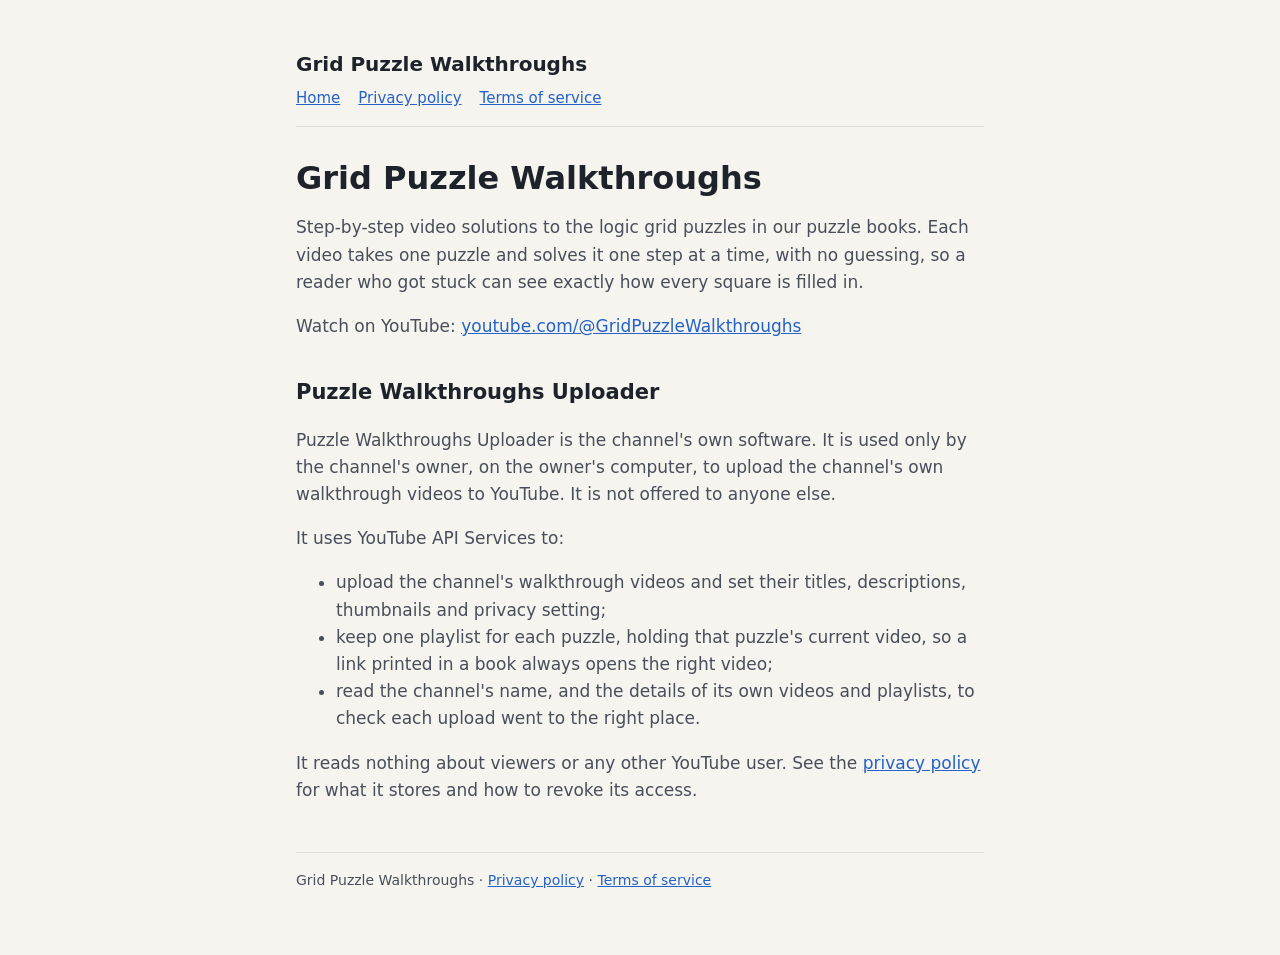
<file: index.html>
<!doctype html>
<html lang="en-GB">
<head>
<meta charset="utf-8">
<meta name="viewport" content="width=device-width, initial-scale=1">
<title>Grid Puzzle Walkthroughs</title>
<meta name="description" content="Step-by-step video solutions to the logic grid puzzles in our puzzle books.">
<link rel="stylesheet" href="style.css">
</head>
<body>
<main>
<header>
  <a class="home" href="./">Grid Puzzle Walkthroughs</a>
  <nav><a href="./">Home</a><a href="privacy.html">Privacy policy</a><a href="terms.html">Terms of service</a></nav>
</header>

<h1>Grid Puzzle Walkthroughs</h1>
<p>Step-by-step video solutions to the logic grid puzzles in our puzzle books.
Each video takes one puzzle and solves it one step at a time, with no guessing,
so a reader who got stuck can see exactly how every square is filled in.</p>
<p>Watch on YouTube:
<a href="https://www.youtube.com/@GridPuzzleWalkthroughs">youtube.com/@GridPuzzleWalkthroughs</a></p>

<h2>Puzzle Walkthroughs Uploader</h2>
<p>Puzzle Walkthroughs Uploader is the channel's own software. It is used only by
the channel's owner, on the owner's computer, to upload the channel's own
walkthrough videos to YouTube. It is not offered to anyone else.</p>
<p>It uses YouTube API Services to:</p>
<ul>
  <li>upload the channel's walkthrough videos and set their titles, descriptions,
      thumbnails and privacy setting;</li>
  <li>keep one playlist for each puzzle, holding that puzzle's current video, so a
      link printed in a book always opens the right video;</li>
  <li>read the channel's name, and the details of its own videos and playlists,
      to check each upload went to the right place.</li>
</ul>
<p>It reads nothing about viewers or any other YouTube user. See the
<a href="privacy.html">privacy policy</a> for what it stores and how to revoke its access.</p>

<footer>Grid Puzzle Walkthroughs · <a href="privacy.html">Privacy policy</a> ·
<a href="terms.html">Terms of service</a></footer>
</main>
</body>
</html>
</file>
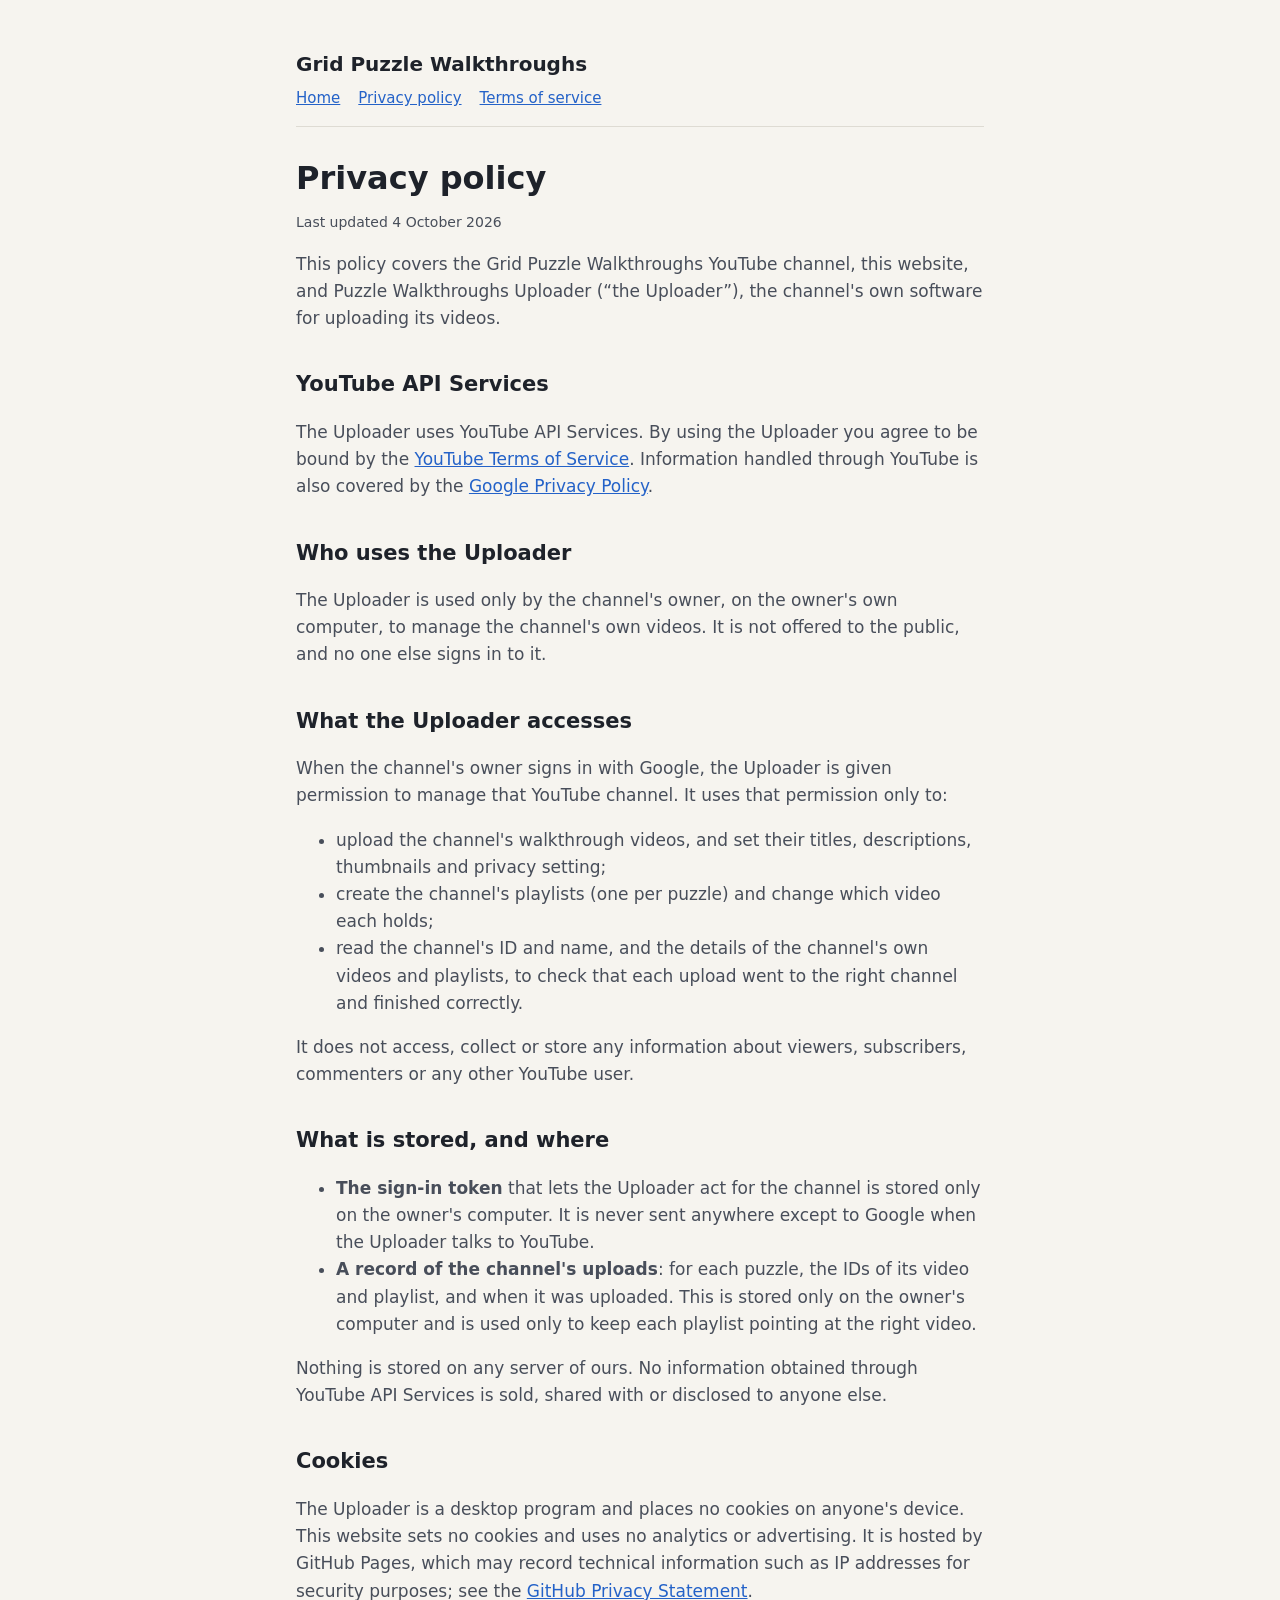
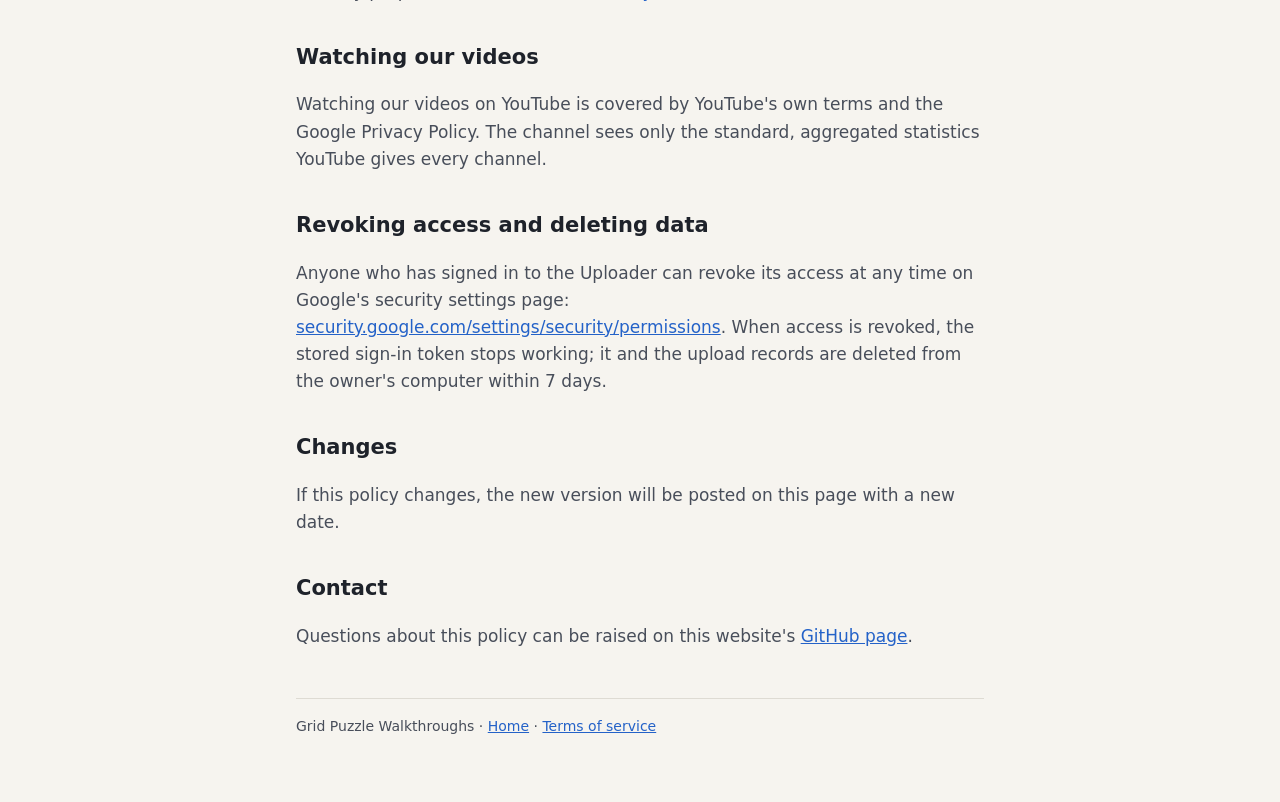
<file: privacy.html>
<!doctype html>
<html lang="en-GB">
<head>
<meta charset="utf-8">
<meta name="viewport" content="width=device-width, initial-scale=1">
<title>Privacy Policy</title>
<meta name="description" content="Privacy policy for Grid Puzzle Walkthroughs and Puzzle Walkthroughs Uploader.">
<link rel="stylesheet" href="style.css">
</head>
<body>
<main>
<header>
  <a class="home" href="./">Grid Puzzle Walkthroughs</a>
  <nav><a href="./">Home</a><a href="privacy.html">Privacy policy</a><a href="terms.html">Terms of service</a></nav>
</header>

<h1>Privacy policy</h1>
<p class="updated">Last updated 4 October 2026</p>

<p>This policy covers the Grid Puzzle Walkthroughs YouTube channel, this website,
and Puzzle Walkthroughs Uploader (“the Uploader”), the channel's own software for
uploading its videos.</p>

<h2>YouTube API Services</h2>
<p>The Uploader uses YouTube API Services. By using the Uploader you agree to be
bound by the <a href="https://www.youtube.com/t/terms">YouTube Terms of Service</a>.
Information handled through YouTube is also covered by the
<a href="https://policies.google.com/privacy">Google Privacy Policy</a>.</p>

<h2>Who uses the Uploader</h2>
<p>The Uploader is used only by the channel's owner, on the owner's own computer,
to manage the channel's own videos. It is not offered to the public, and no one
else signs in to it.</p>

<h2>What the Uploader accesses</h2>
<p>When the channel's owner signs in with Google, the Uploader is given permission
to manage that YouTube channel. It uses that permission only to:</p>
<ul>
  <li>upload the channel's walkthrough videos, and set their titles, descriptions,
      thumbnails and privacy setting;</li>
  <li>create the channel's playlists (one per puzzle) and change which video each
      holds;</li>
  <li>read the channel's ID and name, and the details of the channel's own videos
      and playlists, to check that each upload went to the right channel and
      finished correctly.</li>
</ul>
<p>It does not access, collect or store any information about viewers,
subscribers, commenters or any other YouTube user.</p>

<h2>What is stored, and where</h2>
<ul>
  <li><strong>The sign-in token</strong> that lets the Uploader act for the channel
      is stored only on the owner's computer. It is never sent anywhere except to
      Google when the Uploader talks to YouTube.</li>
  <li><strong>A record of the channel's uploads</strong>: for each puzzle, the IDs of
      its video and playlist, and when it was uploaded. This is stored only on the
      owner's computer and is used only to keep each playlist pointing at the
      right video.</li>
</ul>
<p>Nothing is stored on any server of ours. No information obtained through YouTube
API Services is sold, shared with or disclosed to anyone else.</p>

<h2>Cookies</h2>
<p>The Uploader is a desktop program and places no cookies on anyone's device. This
website sets no cookies and uses no analytics or advertising. It is hosted by
GitHub Pages, which may record technical information such as IP addresses for
security purposes; see the
<a href="https://docs.github.com/en/site-policy/privacy-policies/github-general-privacy-statement">GitHub
Privacy Statement</a>.</p>

<h2>Watching our videos</h2>
<p>Watching our videos on YouTube is covered by YouTube's own terms and the Google
Privacy Policy. The channel sees only the standard, aggregated statistics YouTube
gives every channel.</p>

<h2>Revoking access and deleting data</h2>
<p>Anyone who has signed in to the Uploader can revoke its access at any time on
Google's security settings page:
<a href="https://security.google.com/settings/security/permissions">security.google.com/settings/security/permissions</a>.
When access is revoked, the stored sign-in token stops working; it and the
upload records are deleted from the owner's computer within 7 days.</p>

<h2>Changes</h2>
<p>If this policy changes, the new version will be posted on this page with a new
date.</p>

<h2>Contact</h2>
<p>Questions about this policy can be raised on this website's
<a href="https://github.com/ccox1999/grid-puzzle-walkthroughs/issues">GitHub
page</a>.</p>

<footer>Grid Puzzle Walkthroughs · <a href="./">Home</a> ·
<a href="terms.html">Terms of service</a></footer>
</main>
</body>
</html>
</file>
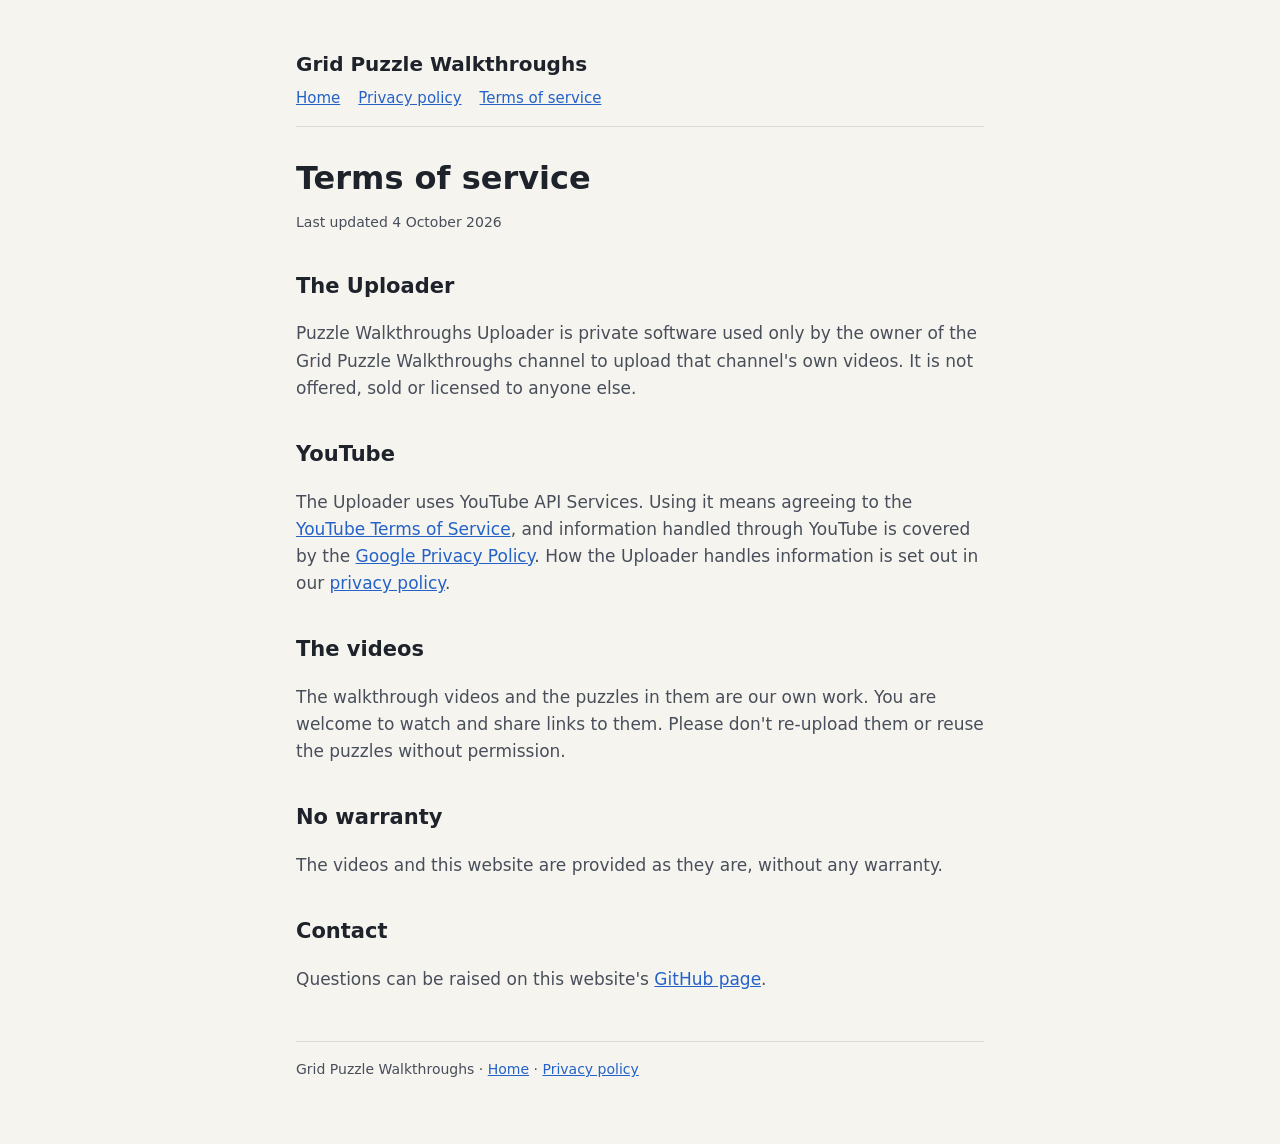
<file: terms.html>
<!doctype html>
<html lang="en-GB">
<head>
<meta charset="utf-8">
<meta name="viewport" content="width=device-width, initial-scale=1">
<title>Terms of Service</title>
<meta name="description" content="Terms of service for Grid Puzzle Walkthroughs and Puzzle Walkthroughs Uploader.">
<link rel="stylesheet" href="style.css">
</head>
<body>
<main>
<header>
  <a class="home" href="./">Grid Puzzle Walkthroughs</a>
  <nav><a href="./">Home</a><a href="privacy.html">Privacy policy</a><a href="terms.html">Terms of service</a></nav>
</header>

<h1>Terms of service</h1>
<p class="updated">Last updated 4 October 2026</p>

<h2>The Uploader</h2>
<p>Puzzle Walkthroughs Uploader is private software used only by the owner of the
Grid Puzzle Walkthroughs channel to upload that channel's own videos. It is not
offered, sold or licensed to anyone else.</p>

<h2>YouTube</h2>
<p>The Uploader uses YouTube API Services. Using it means agreeing to the
<a href="https://www.youtube.com/t/terms">YouTube Terms of Service</a>, and
information handled through YouTube is covered by the
<a href="https://policies.google.com/privacy">Google Privacy Policy</a>. How the
Uploader handles information is set out in our <a href="privacy.html">privacy
policy</a>.</p>

<h2>The videos</h2>
<p>The walkthrough videos and the puzzles in them are our own work. You are welcome
to watch and share links to them. Please don't re-upload them or reuse the puzzles
without permission.</p>

<h2>No warranty</h2>
<p>The videos and this website are provided as they are, without any warranty.</p>

<h2>Contact</h2>
<p>Questions can be raised on this website's
<a href="https://github.com/ccox1999/grid-puzzle-walkthroughs/issues">GitHub
page</a>.</p>

<footer>Grid Puzzle Walkthroughs · <a href="./">Home</a> ·
<a href="privacy.html">Privacy policy</a></footer>
</main>
</body>
</html>
</file>
<file: style.css>
:root {
  --paper: #f6f4ef;
  --ink: #1e222a;
  --ink-2: #484e5a;
  --rule: #dedbd3;
  --accent: #2462c8;
  color-scheme: light dark;
}
@media (prefers-color-scheme: dark) {
  :root {
    --paper: #16181d;
    --ink: #eceae4;
    --ink-2: #b4b8c2;
    --rule: #33363e;
    --accent: #7aa7f0;
  }
}
* { box-sizing: border-box; }
body {
  margin: 0;
  background: var(--paper);
  color: var(--ink);
  font: 17px/1.6 "Segoe UI", "Open Sans", system-ui, sans-serif;
}
main { max-width: 720px; margin: 0 auto; padding: 48px 16px 64px; }
header { border-bottom: 1px solid var(--rule); margin-bottom: 32px; padding-bottom: 16px; }
header a.home { color: var(--ink); text-decoration: none; font-weight: 700; font-size: 20px; }
nav { margin-top: 6px; font-size: 15px; }
nav a { margin-right: 18px; }
h1 { font-size: 32px; line-height: 1.2; margin: 0 0 8px; }
h2 { font-size: 21px; margin: 36px 0 8px; }
p, li { color: var(--ink-2); }
a { color: var(--accent); }
.updated { font-size: 14px; color: var(--ink-2); }
footer { border-top: 1px solid var(--rule); margin-top: 48px; padding-top: 16px; font-size: 14px; color: var(--ink-2); }
</file>
